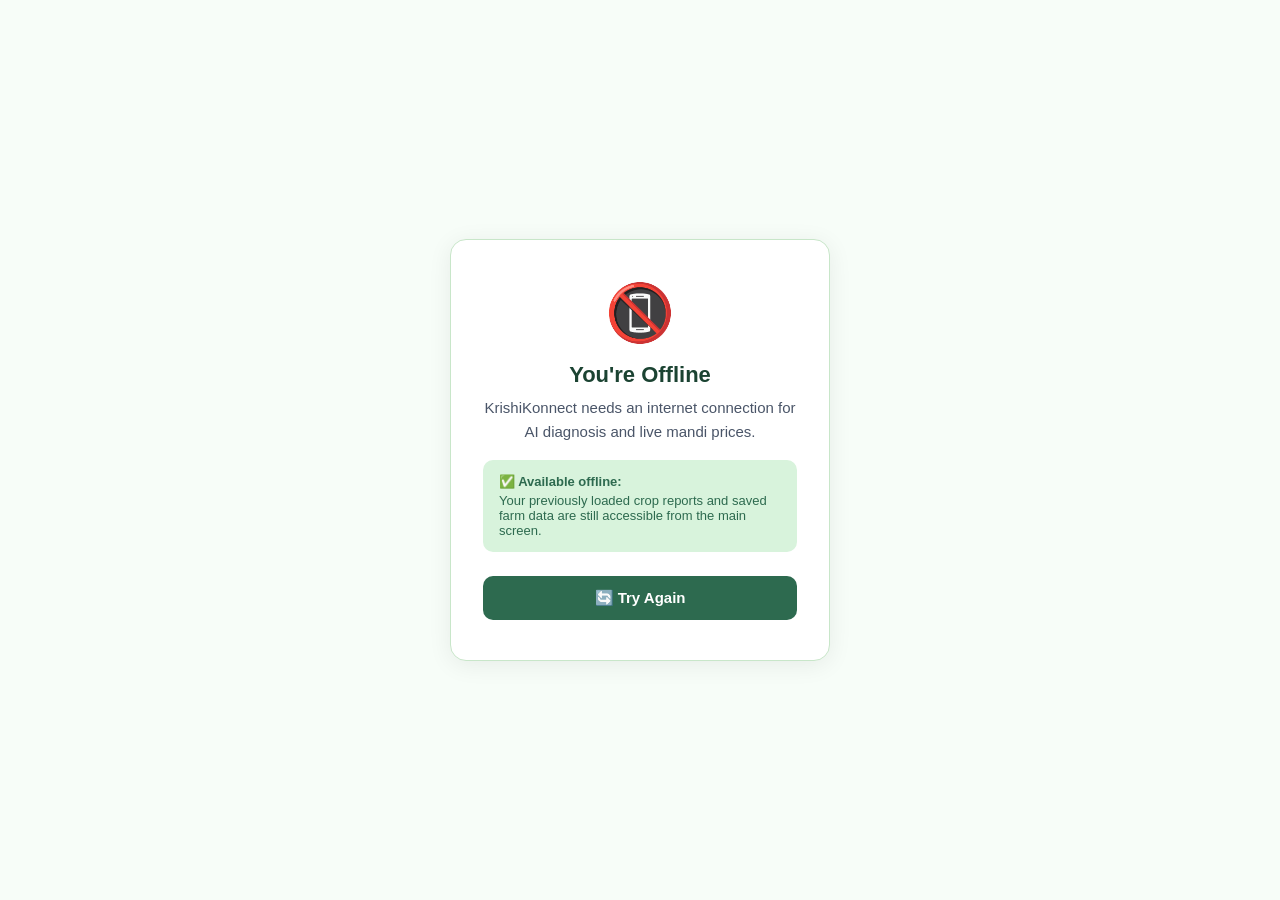
<file: offline.html>
<!DOCTYPE html>
<html lang="en">
<head>
  <meta charset="UTF-8"/>
  <meta name="viewport" content="width=device-width, initial-scale=1.0"/>
  <title>Offline — KrishiKonnect</title>
  <style>
    *, *::before, *::after { box-sizing: border-box; margin: 0; padding: 0; }
    body {
      font-family: -apple-system, BlinkMacSystemFont, 'Segoe UI', Roboto, sans-serif;
      background: #f7fdf8;
      color: #1a1a1a;
      min-height: 100vh;
      display: flex;
      align-items: center;
      justify-content: center;
      padding: 24px;
    }
    .card {
      background: #fff;
      border: 1px solid #c8e6c9;
      border-radius: 16px;
      padding: 40px 32px;
      max-width: 380px;
      width: 100%;
      text-align: center;
      box-shadow: 0 4px 24px rgba(0,0,0,0.07);
    }
    .emoji { font-size: 56px; margin-bottom: 16px; }
    h1 { font-size: 22px; color: #1b4332; margin-bottom: 8px; }
    p  { font-size: 15px; color: #4a5568; line-height: 1.6; margin-bottom: 16px; }
    .tip {
      background: #d8f3dc;
      border-radius: 10px;
      padding: 14px 16px;
      font-size: 13px;
      color: #2d6a4f;
      margin-bottom: 24px;
      text-align: left;
    }
    .tip strong { display: block; margin-bottom: 4px; }
    button {
      background: #2d6a4f;
      color: #fff;
      border: none;
      border-radius: 10px;
      padding: 13px 28px;
      font-size: 15px;
      font-weight: 600;
      cursor: pointer;
      width: 100%;
    }
    button:hover { background: #1b4332; }
  </style>
</head>
<body>
  <div class="card">
    <div class="emoji">📵</div>
    <h1>You're Offline</h1>
    <p>KrishiKonnect needs an internet connection for AI diagnosis and live mandi prices.</p>
    <div class="tip">
      <strong>✅ Available offline:</strong>
      Your previously loaded crop reports and saved farm data are still accessible from the main screen.
    </div>
    <button onclick="window.location.reload()">🔄 Try Again</button>
  </div>
</body>
</html>
</file>
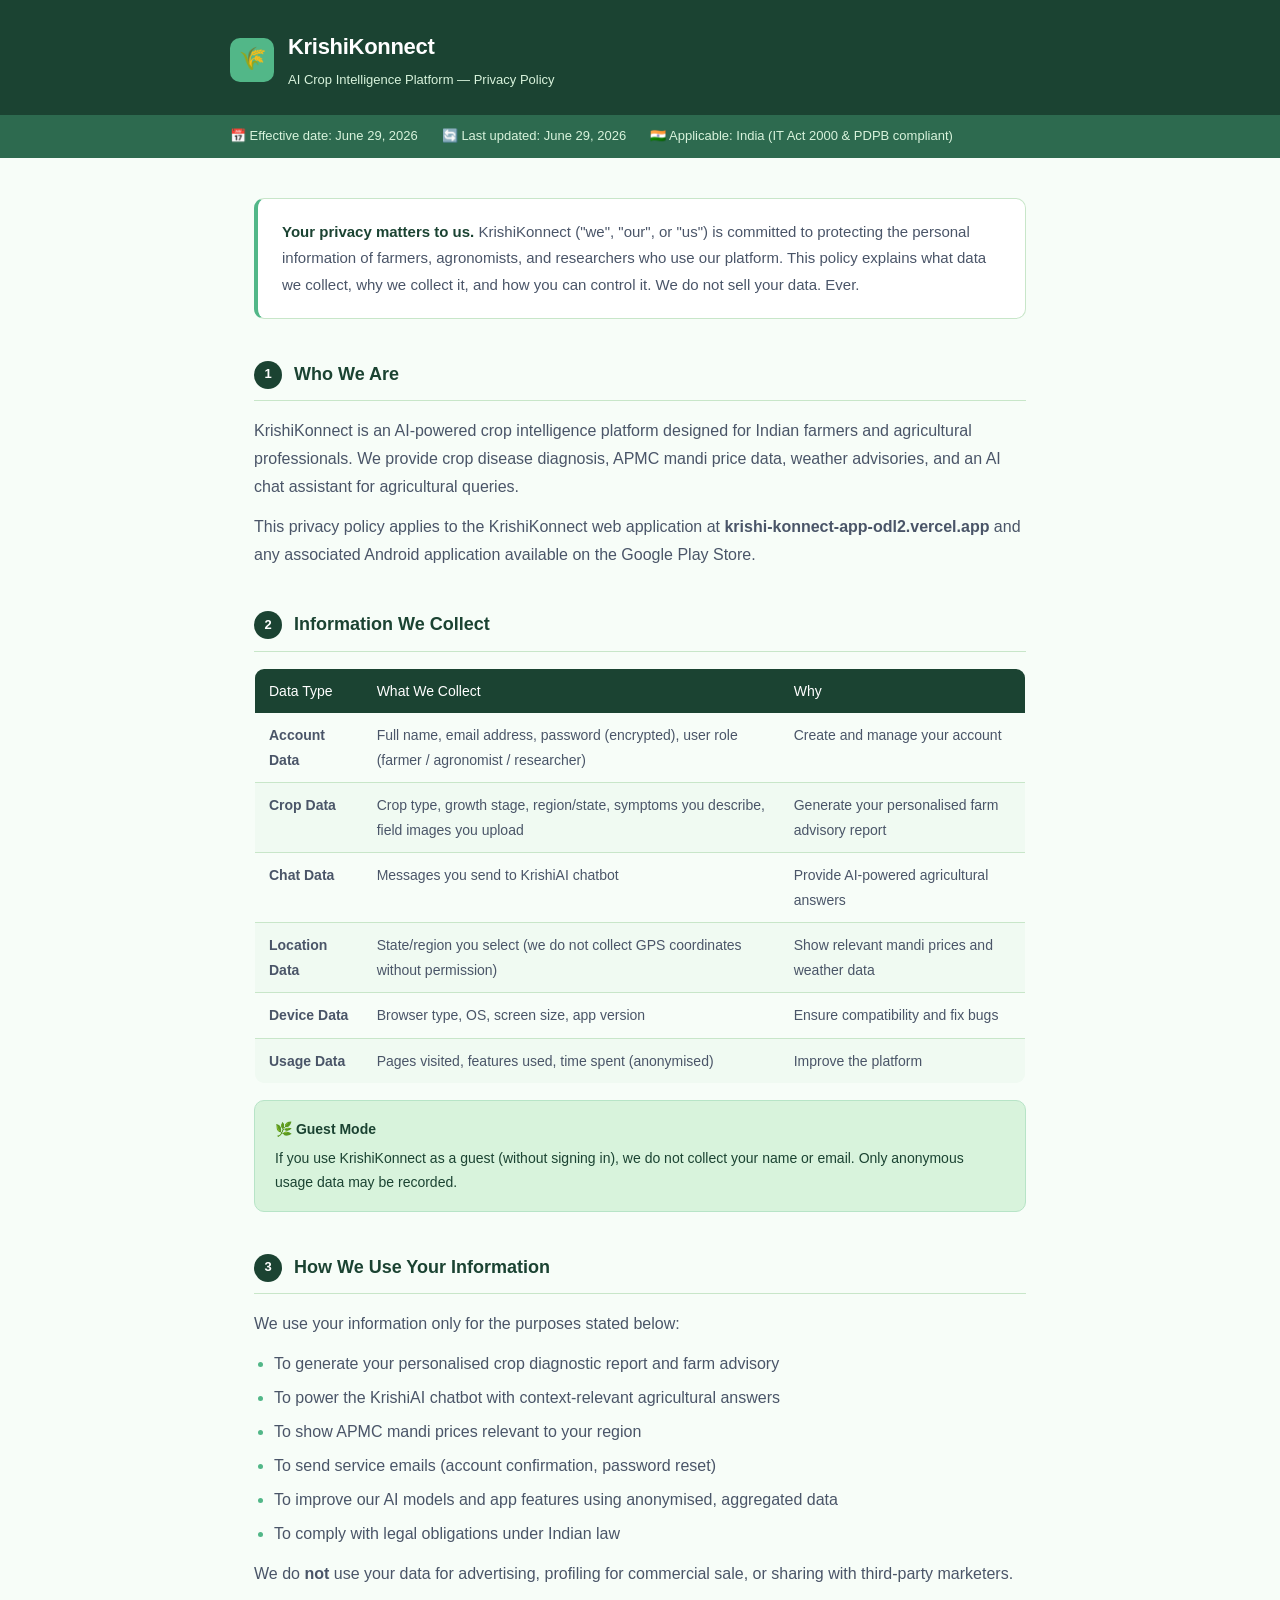
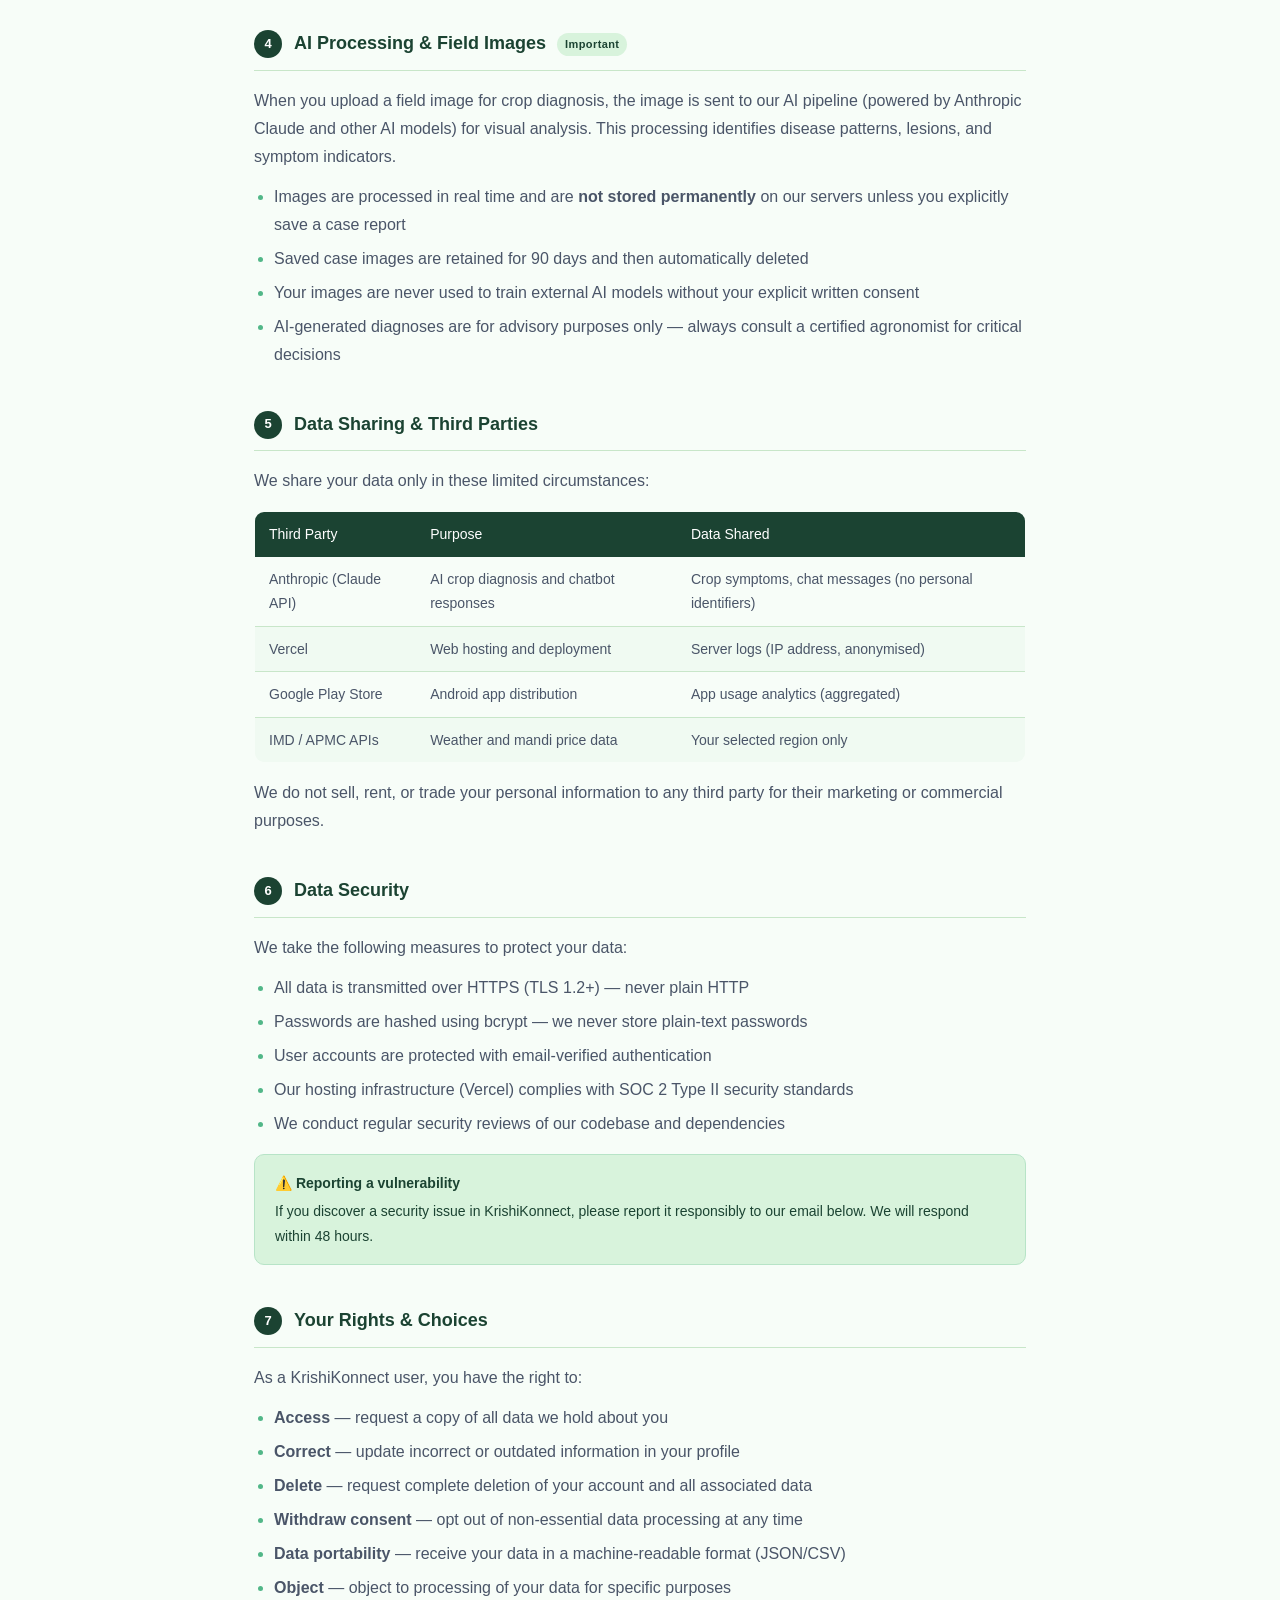
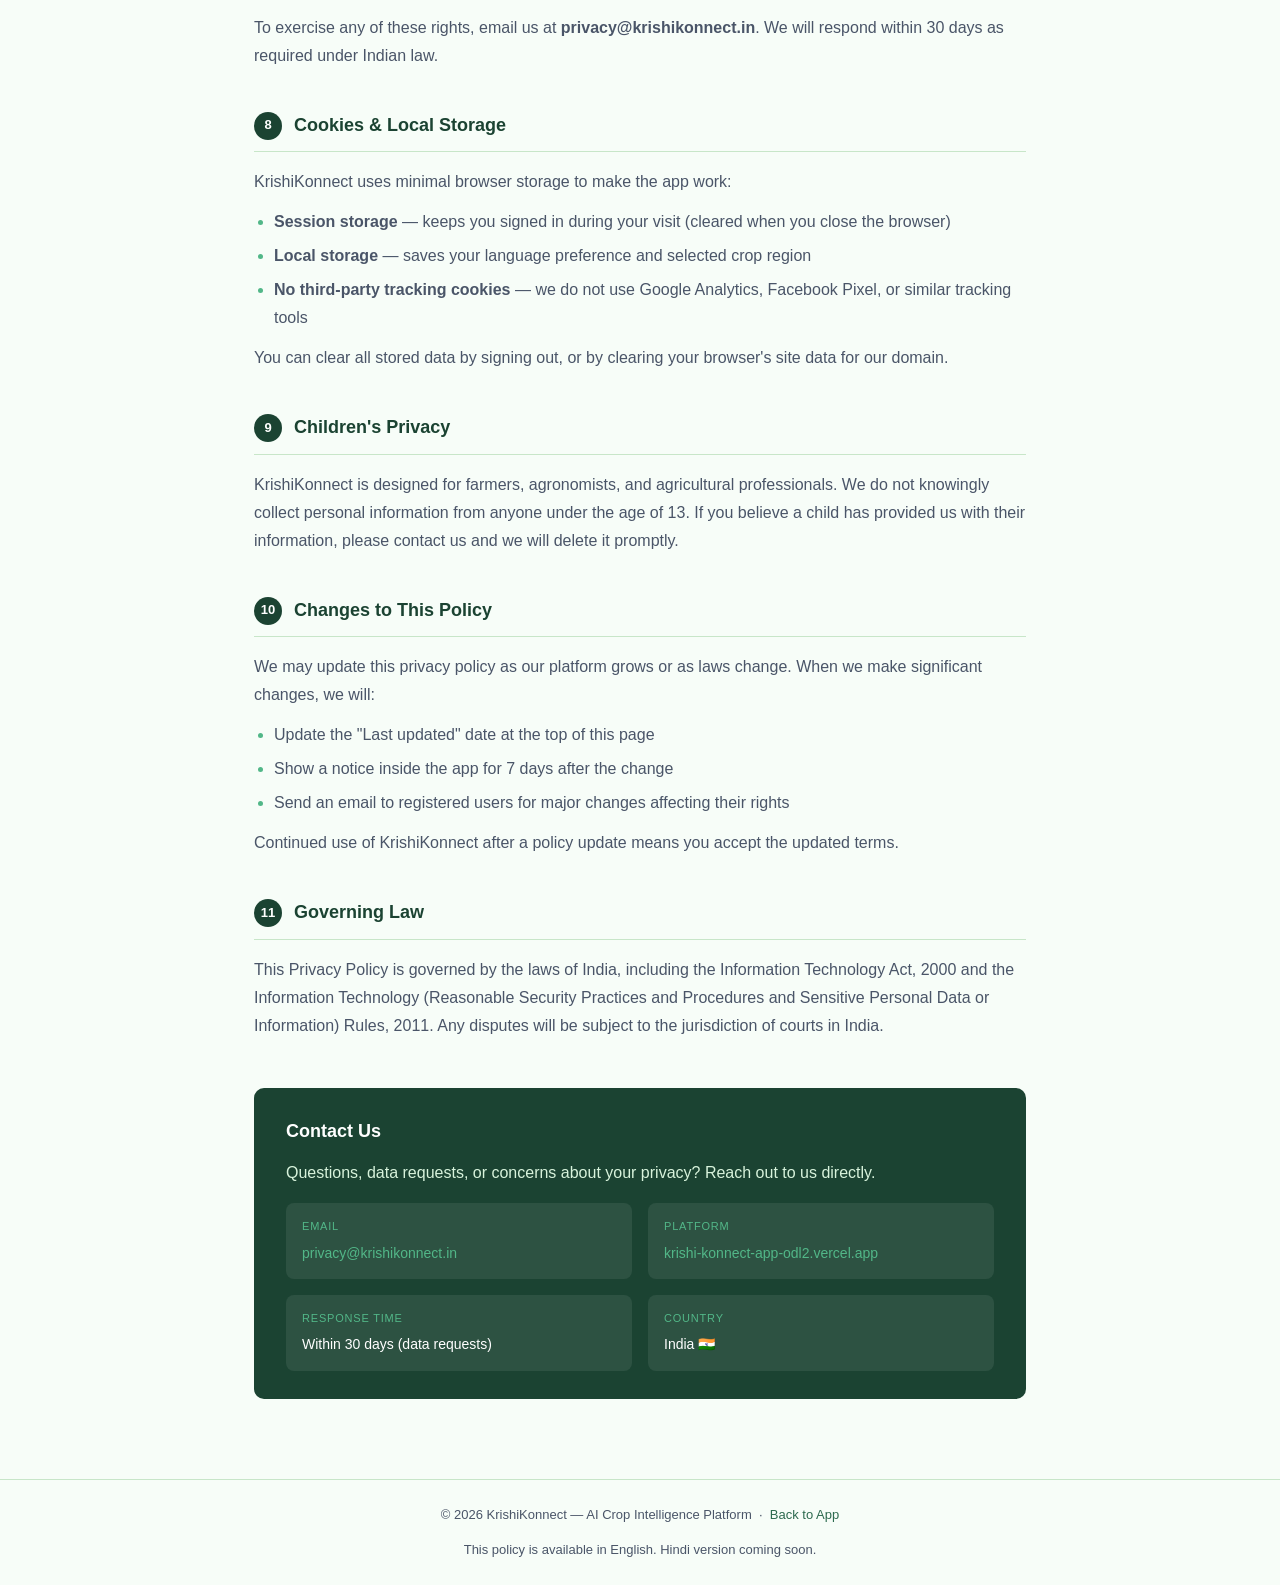
<file: privacy-policy.html>
<!DOCTYPE html>
<html lang="en">
<head>
  <meta charset="UTF-8"/>
  <meta name="viewport" content="width=device-width, initial-scale=1.0"/>
  <meta name="description" content="KrishiKonnect Privacy Policy — How we collect, use, and protect your data."/>
  <title>Privacy Policy — KrishiKonnect</title>
  <style>
    *, *::before, *::after { box-sizing: border-box; margin: 0; padding: 0; }

    :root {
      --green-dark:  #1b4332;
      --green-mid:   #2d6a4f;
      --green-light: #52b788;
      --green-pale:  #d8f3dc;
      --amber:       #e9a01a;
      --text:        #1a1a1a;
      --muted:       #4a5568;
      --border:      #c8e6c9;
      --bg:          #f7fdf8;
      --white:       #ffffff;
      --radius:      10px;
    }

    body {
      font-family: -apple-system, BlinkMacSystemFont, 'Segoe UI', Roboto, sans-serif;
      background: var(--bg);
      color: var(--text);
      line-height: 1.75;
      font-size: 16px;
    }

    /* ── Header ── */
    header {
      background: var(--green-dark);
      color: var(--white);
      padding: 0 24px;
    }
    .header-inner {
      max-width: 820px;
      margin: 0 auto;
      padding: 28px 0 24px;
      display: flex;
      align-items: center;
      gap: 14px;
    }
    .logo-mark {
      width: 44px; height: 44px;
      background: var(--green-light);
      border-radius: 10px;
      display: flex; align-items: center; justify-content: center;
      font-size: 22px;
      flex-shrink: 0;
    }
    .header-text h1 {
      font-size: 22px;
      font-weight: 600;
      letter-spacing: -0.3px;
    }
    .header-text p {
      font-size: 13px;
      color: var(--green-pale);
      margin-top: 2px;
    }

    /* ── Meta bar ── */
    .meta-bar {
      background: var(--green-mid);
      padding: 10px 24px;
      font-size: 13px;
      color: var(--green-pale);
    }
    .meta-bar-inner {
      max-width: 820px;
      margin: 0 auto;
      display: flex;
      gap: 24px;
      flex-wrap: wrap;
    }
    .meta-bar span { display: flex; align-items: center; gap: 5px; }

    /* ── Main layout ── */
    .container {
      max-width: 820px;
      margin: 0 auto;
      padding: 40px 24px 80px;
    }

    /* ── Intro card ── */
    .intro-card {
      background: var(--white);
      border: 1px solid var(--border);
      border-left: 4px solid var(--green-light);
      border-radius: var(--radius);
      padding: 20px 24px;
      margin-bottom: 40px;
      color: var(--muted);
      font-size: 15px;
    }
    .intro-card strong { color: var(--green-dark); }

    /* ── Sections ── */
    section { margin-bottom: 40px; }

    .section-header {
      display: flex;
      align-items: center;
      gap: 12px;
      margin-bottom: 16px;
      padding-bottom: 10px;
      border-bottom: 1px solid var(--border);
    }
    .section-num {
      background: var(--green-dark);
      color: var(--white);
      width: 28px; height: 28px;
      border-radius: 50%;
      display: flex; align-items: center; justify-content: center;
      font-size: 13px;
      font-weight: 600;
      flex-shrink: 0;
    }
    h2 {
      font-size: 18px;
      font-weight: 600;
      color: var(--green-dark);
    }

    p { margin-bottom: 12px; color: var(--muted); }
    p:last-child { margin-bottom: 0; }

    ul {
      margin: 8px 0 12px 0;
      padding-left: 20px;
      color: var(--muted);
    }
    ul li { margin-bottom: 6px; }
    ul li::marker { color: var(--green-light); }

    /* ── Data table ── */
    .data-table {
      width: 100%;
      border-collapse: collapse;
      font-size: 14px;
      margin: 16px 0;
      border-radius: var(--radius);
      overflow: hidden;
      border: 1px solid var(--border);
    }
    .data-table th {
      background: var(--green-dark);
      color: var(--white);
      padding: 10px 14px;
      text-align: left;
      font-weight: 500;
    }
    .data-table td {
      padding: 10px 14px;
      border-bottom: 1px solid var(--border);
      color: var(--muted);
      vertical-align: top;
    }
    .data-table tr:last-child td { border-bottom: none; }
    .data-table tr:nth-child(even) td { background: #f0faf2; }

    /* ── Highlight box ── */
    .highlight {
      background: var(--green-pale);
      border-radius: var(--radius);
      padding: 16px 20px;
      margin: 16px 0;
      font-size: 14px;
      color: var(--green-dark);
      border: 1px solid #b7e4c7;
    }
    .highlight strong { display: block; margin-bottom: 4px; }

    /* ── Contact card ── */
    .contact-card {
      background: var(--green-dark);
      color: var(--white);
      border-radius: var(--radius);
      padding: 28px 32px;
      margin-top: 48px;
    }
    .contact-card h2 { color: var(--white); font-size: 18px; margin-bottom: 12px; }
    .contact-card p  { color: var(--green-pale); margin-bottom: 8px; }
    .contact-card a  { color: var(--green-light); text-decoration: none; }
    .contact-card a:hover { text-decoration: underline; }
    .contact-grid { display: grid; grid-template-columns: 1fr 1fr; gap: 16px; margin-top: 16px; }
    @media (max-width: 560px) { .contact-grid { grid-template-columns: 1fr; } }
    .contact-item {
      background: rgba(255,255,255,0.08);
      border-radius: 8px;
      padding: 14px 16px;
    }
    .contact-item .label { font-size: 11px; text-transform: uppercase; letter-spacing: 0.8px; color: var(--green-light); margin-bottom: 4px; }
    .contact-item .value { font-size: 14px; color: var(--white); }

    /* ── Footer ── */
    footer {
      text-align: center;
      padding: 24px;
      font-size: 13px;
      color: var(--muted);
      border-top: 1px solid var(--border);
    }
    footer a { color: var(--green-mid); text-decoration: none; }

    /* ── Badge ── */
    .badge {
      display: inline-block;
      background: var(--green-pale);
      color: var(--green-dark);
      font-size: 11px;
      font-weight: 600;
      padding: 2px 8px;
      border-radius: 20px;
      letter-spacing: 0.4px;
      vertical-align: middle;
      margin-left: 6px;
    }

    @media (max-width: 600px) {
      .header-inner { padding: 20px 0 18px; }
      h2 { font-size: 16px; }
      .contact-card { padding: 20px; }
    }
  </style>
</head>
<body>

<header>
  <div class="header-inner">
    <div class="logo-mark">🌾</div>
    <div class="header-text">
      <h1>KrishiKonnect</h1>
      <p>AI Crop Intelligence Platform — Privacy Policy</p>
    </div>
  </div>
</header>

<div class="meta-bar">
  <div class="meta-bar-inner">
    <span>📅 Effective date: June 29, 2026</span>
    <span>🔄 Last updated: June 29, 2026</span>
    <span>🇮🇳 Applicable: India (IT Act 2000 &amp; PDPB compliant)</span>
  </div>
</div>

<div class="container">

  <div class="intro-card">
    <strong>Your privacy matters to us.</strong> KrishiKonnect ("we", "our", or "us") is committed to protecting the personal information of farmers, agronomists, and researchers who use our platform. This policy explains what data we collect, why we collect it, and how you can control it. We do not sell your data. Ever.
  </div>

  <!-- 1. Who We Are -->
  <section>
    <div class="section-header">
      <div class="section-num">1</div>
      <h2>Who We Are</h2>
    </div>
    <p>KrishiKonnect is an AI-powered crop intelligence platform designed for Indian farmers and agricultural professionals. We provide crop disease diagnosis, APMC mandi price data, weather advisories, and an AI chat assistant for agricultural queries.</p>
    <p>This privacy policy applies to the KrishiKonnect web application at <strong>krishi-konnect-app-odl2.vercel.app</strong> and any associated Android application available on the Google Play Store.</p>
  </section>

  <!-- 2. Data We Collect -->
  <section>
    <div class="section-header">
      <div class="section-num">2</div>
      <h2>Information We Collect</h2>
    </div>

    <table class="data-table">
      <thead>
        <tr>
          <th>Data Type</th>
          <th>What We Collect</th>
          <th>Why</th>
        </tr>
      </thead>
      <tbody>
        <tr>
          <td><strong>Account Data</strong></td>
          <td>Full name, email address, password (encrypted), user role (farmer / agronomist / researcher)</td>
          <td>Create and manage your account</td>
        </tr>
        <tr>
          <td><strong>Crop Data</strong></td>
          <td>Crop type, growth stage, region/state, symptoms you describe, field images you upload</td>
          <td>Generate your personalised farm advisory report</td>
        </tr>
        <tr>
          <td><strong>Chat Data</strong></td>
          <td>Messages you send to KrishiAI chatbot</td>
          <td>Provide AI-powered agricultural answers</td>
        </tr>
        <tr>
          <td><strong>Location Data</strong></td>
          <td>State/region you select (we do not collect GPS coordinates without permission)</td>
          <td>Show relevant mandi prices and weather data</td>
        </tr>
        <tr>
          <td><strong>Device Data</strong></td>
          <td>Browser type, OS, screen size, app version</td>
          <td>Ensure compatibility and fix bugs</td>
        </tr>
        <tr>
          <td><strong>Usage Data</strong></td>
          <td>Pages visited, features used, time spent (anonymised)</td>
          <td>Improve the platform</td>
        </tr>
      </tbody>
    </table>

    <div class="highlight">
      <strong>🌿 Guest Mode</strong>
      If you use KrishiKonnect as a guest (without signing in), we do not collect your name or email. Only anonymous usage data may be recorded.
    </div>
  </section>

  <!-- 3. How We Use Data -->
  <section>
    <div class="section-header">
      <div class="section-num">3</div>
      <h2>How We Use Your Information</h2>
    </div>
    <p>We use your information only for the purposes stated below:</p>
    <ul>
      <li>To generate your personalised crop diagnostic report and farm advisory</li>
      <li>To power the KrishiAI chatbot with context-relevant agricultural answers</li>
      <li>To show APMC mandi prices relevant to your region</li>
      <li>To send service emails (account confirmation, password reset)</li>
      <li>To improve our AI models and app features using anonymised, aggregated data</li>
      <li>To comply with legal obligations under Indian law</li>
    </ul>
    <p>We do <strong>not</strong> use your data for advertising, profiling for commercial sale, or sharing with third-party marketers.</p>
  </section>

  <!-- 4. AI & Image Processing -->
  <section>
    <div class="section-header">
      <div class="section-num">4</div>
      <h2>AI Processing &amp; Field Images <span class="badge">Important</span></h2>
    </div>
    <p>When you upload a field image for crop diagnosis, the image is sent to our AI pipeline (powered by Anthropic Claude and other AI models) for visual analysis. This processing identifies disease patterns, lesions, and symptom indicators.</p>
    <ul>
      <li>Images are processed in real time and are <strong>not stored permanently</strong> on our servers unless you explicitly save a case report</li>
      <li>Saved case images are retained for 90 days and then automatically deleted</li>
      <li>Your images are never used to train external AI models without your explicit written consent</li>
      <li>AI-generated diagnoses are for advisory purposes only — always consult a certified agronomist for critical decisions</li>
    </ul>
  </section>

  <!-- 5. Data Sharing -->
  <section>
    <div class="section-header">
      <div class="section-num">5</div>
      <h2>Data Sharing &amp; Third Parties</h2>
    </div>
    <p>We share your data only in these limited circumstances:</p>

    <table class="data-table">
      <thead>
        <tr><th>Third Party</th><th>Purpose</th><th>Data Shared</th></tr>
      </thead>
      <tbody>
        <tr>
          <td>Anthropic (Claude API)</td>
          <td>AI crop diagnosis and chatbot responses</td>
          <td>Crop symptoms, chat messages (no personal identifiers)</td>
        </tr>
        <tr>
          <td>Vercel</td>
          <td>Web hosting and deployment</td>
          <td>Server logs (IP address, anonymised)</td>
        </tr>
        <tr>
          <td>Google Play Store</td>
          <td>Android app distribution</td>
          <td>App usage analytics (aggregated)</td>
        </tr>
        <tr>
          <td>IMD / APMC APIs</td>
          <td>Weather and mandi price data</td>
          <td>Your selected region only</td>
        </tr>
      </tbody>
    </table>

    <p>We do not sell, rent, or trade your personal information to any third party for their marketing or commercial purposes.</p>
  </section>

  <!-- 6. Data Security -->
  <section>
    <div class="section-header">
      <div class="section-num">6</div>
      <h2>Data Security</h2>
    </div>
    <p>We take the following measures to protect your data:</p>
    <ul>
      <li>All data is transmitted over HTTPS (TLS 1.2+) — never plain HTTP</li>
      <li>Passwords are hashed using bcrypt — we never store plain-text passwords</li>
      <li>User accounts are protected with email-verified authentication</li>
      <li>Our hosting infrastructure (Vercel) complies with SOC 2 Type II security standards</li>
      <li>We conduct regular security reviews of our codebase and dependencies</li>
    </ul>
    <div class="highlight">
      <strong>⚠️ Reporting a vulnerability</strong>
      If you discover a security issue in KrishiKonnect, please report it responsibly to our email below. We will respond within 48 hours.
    </div>
  </section>

  <!-- 7. Your Rights -->
  <section>
    <div class="section-header">
      <div class="section-num">7</div>
      <h2>Your Rights &amp; Choices</h2>
    </div>
    <p>As a KrishiKonnect user, you have the right to:</p>
    <ul>
      <li><strong>Access</strong> — request a copy of all data we hold about you</li>
      <li><strong>Correct</strong> — update incorrect or outdated information in your profile</li>
      <li><strong>Delete</strong> — request complete deletion of your account and all associated data</li>
      <li><strong>Withdraw consent</strong> — opt out of non-essential data processing at any time</li>
      <li><strong>Data portability</strong> — receive your data in a machine-readable format (JSON/CSV)</li>
      <li><strong>Object</strong> — object to processing of your data for specific purposes</li>
    </ul>
    <p>To exercise any of these rights, email us at <strong>privacy@krishikonnect.in</strong>. We will respond within 30 days as required under Indian law.</p>
  </section>

  <!-- 8. Cookies -->
  <section>
    <div class="section-header">
      <div class="section-num">8</div>
      <h2>Cookies &amp; Local Storage</h2>
    </div>
    <p>KrishiKonnect uses minimal browser storage to make the app work:</p>
    <ul>
      <li><strong>Session storage</strong> — keeps you signed in during your visit (cleared when you close the browser)</li>
      <li><strong>Local storage</strong> — saves your language preference and selected crop region</li>
      <li><strong>No third-party tracking cookies</strong> — we do not use Google Analytics, Facebook Pixel, or similar tracking tools</li>
    </ul>
    <p>You can clear all stored data by signing out, or by clearing your browser's site data for our domain.</p>
  </section>

  <!-- 9. Children -->
  <section>
    <div class="section-header">
      <div class="section-num">9</div>
      <h2>Children's Privacy</h2>
    </div>
    <p>KrishiKonnect is designed for farmers, agronomists, and agricultural professionals. We do not knowingly collect personal information from anyone under the age of 13. If you believe a child has provided us with their information, please contact us and we will delete it promptly.</p>
  </section>

  <!-- 10. Changes -->
  <section>
    <div class="section-header">
      <div class="section-num">10</div>
      <h2>Changes to This Policy</h2>
    </div>
    <p>We may update this privacy policy as our platform grows or as laws change. When we make significant changes, we will:</p>
    <ul>
      <li>Update the "Last updated" date at the top of this page</li>
      <li>Show a notice inside the app for 7 days after the change</li>
      <li>Send an email to registered users for major changes affecting their rights</li>
    </ul>
    <p>Continued use of KrishiKonnect after a policy update means you accept the updated terms.</p>
  </section>

  <!-- 11. Governing Law -->
  <section>
    <div class="section-header">
      <div class="section-num">11</div>
      <h2>Governing Law</h2>
    </div>
    <p>This Privacy Policy is governed by the laws of India, including the Information Technology Act, 2000 and the Information Technology (Reasonable Security Practices and Procedures and Sensitive Personal Data or Information) Rules, 2011. Any disputes will be subject to the jurisdiction of courts in India.</p>
  </section>

  <!-- Contact -->
  <div class="contact-card">
    <h2>Contact Us</h2>
    <p>Questions, data requests, or concerns about your privacy? Reach out to us directly.</p>
    <div class="contact-grid">
      <div class="contact-item">
        <div class="label">Email</div>
        <div class="value"><a href="mailto:privacy@krishikonnect.in">privacy@krishikonnect.in</a></div>
      </div>
      <div class="contact-item">
        <div class="label">Platform</div>
        <div class="value"><a href="https://krishi-konnect-app-odl2.vercel.app" target="_blank">krishi-konnect-app-odl2.vercel.app</a></div>
      </div>
      <div class="contact-item">
        <div class="label">Response time</div>
        <div class="value">Within 30 days (data requests)</div>
      </div>
      <div class="contact-item">
        <div class="label">Country</div>
        <div class="value">India 🇮🇳</div>
      </div>
    </div>
  </div>

</div>

<footer>
  <p>© 2026 KrishiKonnect — AI Crop Intelligence Platform &nbsp;·&nbsp; <a href="/">Back to App</a></p>
  <p style="margin-top:6px;">This policy is available in English. Hindi version coming soon.</p>
</footer>

</body>
</html>
</file>
